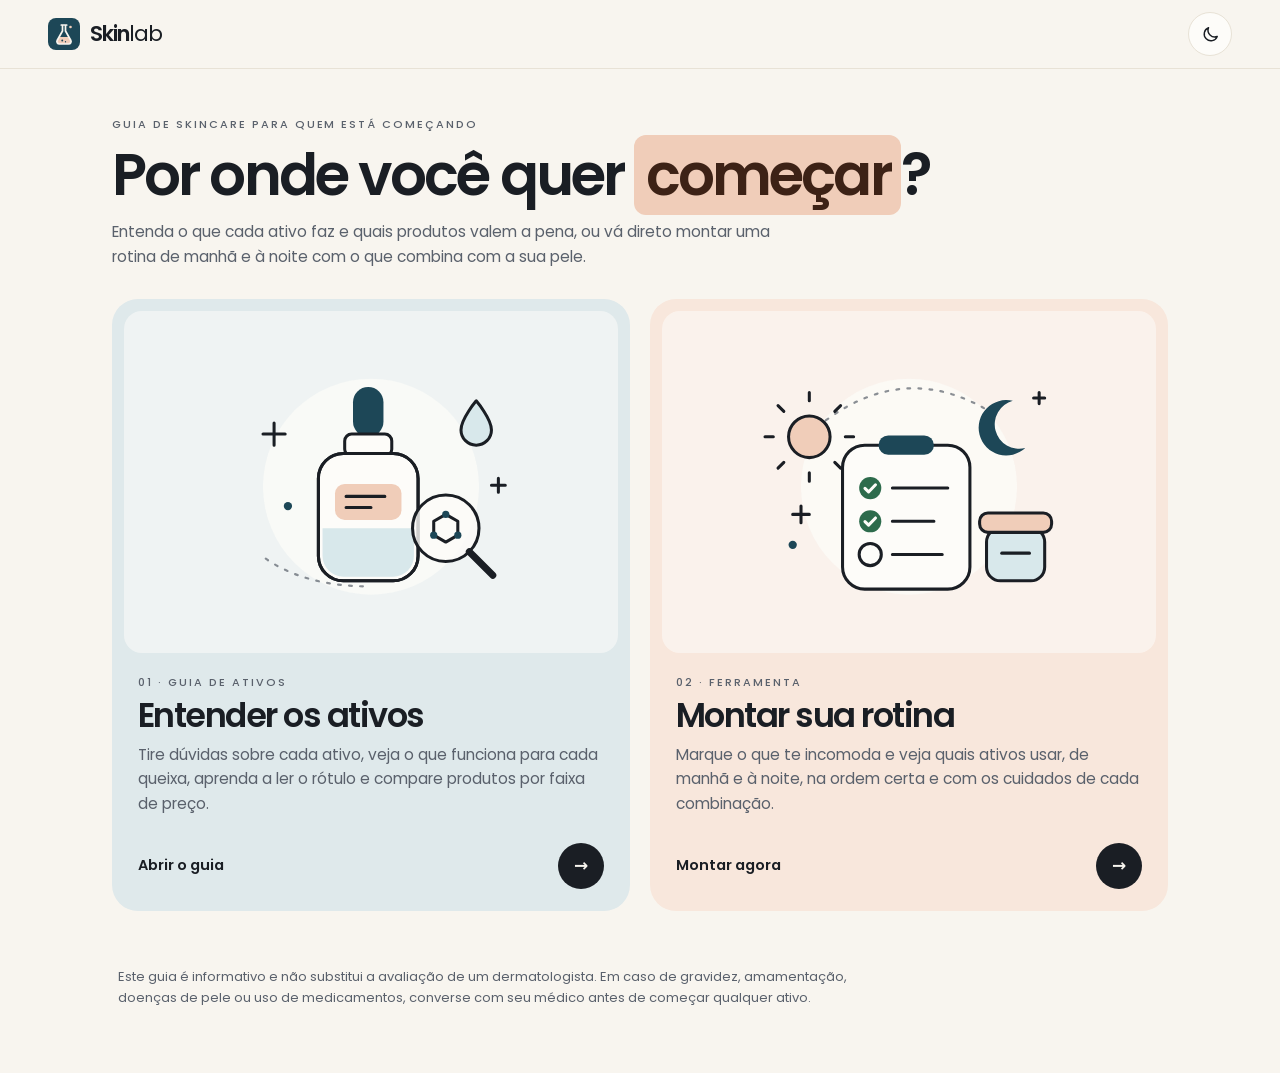
<file: index.html>
<!doctype html>
<html lang="pt-BR">
<head>
<meta charset="utf-8">
<meta name="viewport" content="width=device-width, initial-scale=1">
<meta name="color-scheme" content="light dark">
<meta name="description" content="Guia de skincare para quem está começando: entenda cada ativo ou monte sua rotina de manhã e à noite.">
<title>Skinlab · Skincare ativo por ativo</title>
<link rel="preconnect" href="https://fonts.googleapis.com">
<link rel="preconnect" href="https://fonts.gstatic.com" crossorigin>
<link rel="stylesheet" href="https://fonts.googleapis.com/css2?family=Poppins:wght@400;500;600;700&display=swap">
<link rel="icon" href="img/icon.svg" type="image/svg+xml">
<link rel="stylesheet" href="css/style.css?v=19">
<script>
  // Aplica o tema antes de desenhar a página, para não piscar: o salvo pelo botão ou, sem escolha, o claro.
  var t = null;
  try { t = localStorage.getItem('tema'); } catch (e) {}
  document.documentElement.dataset.theme = t || 'light';
</script>
</head>
<body class="home">
<header class="appbar">
  <div class="appbar-in">
    <a class="logo" href="index.html" aria-label="Skinlab, página inicial"><svg class="logo-i" viewBox="0 0 64 64" aria-hidden="true"><rect class="b" width="64" height="64" rx="16"/><path class="lq" d="M22.2 38h19.6l3.7 6.5a5 5 0 0 1-4.3 7.5H22.8a5 5 0 0 1-4.3-7.5z"/><path class="fl" d="M26.5 14h11M29 14v12L18.5 44.5a5 5 0 0 0 4.3 7.5h18.4a5 5 0 0 0 4.3-7.5L35 26V14"/><circle class="bb" cx="28.5" cy="45" r="1.9"/><circle class="bb" cx="35" cy="47.5" r="1.3"/><circle class="lq" cx="45" cy="18" r="2.6"/></svg><span class="logo-t">Skin<span>lab</span></span></a>
    <div class="bar-r">
      <button class="theme" id="theme" type="button" aria-label="Alternar entre modo claro e escuro">
        <svg class="i-moon" viewBox="0 0 24 24" fill="none" stroke="currentColor" stroke-width="1.8" stroke-linecap="round" stroke-linejoin="round" aria-hidden="true"><path d="M20.5 14.5A8.5 8.5 0 0 1 9.5 3.5a8.5 8.5 0 1 0 11 11z"/></svg>
        <svg class="i-sun" viewBox="0 0 24 24" fill="none" stroke="currentColor" stroke-width="1.8" stroke-linecap="round" aria-hidden="true"><circle cx="12" cy="12" r="4.2"/><path d="M12 2.5v2.2M12 19.3v2.2M2.5 12h2.2M19.3 12h2.2M5.3 5.3l1.6 1.6M17.1 17.1l1.6 1.6M5.3 18.7l1.6-1.6M17.1 6.9l1.6-1.6"/></svg>
      </button>
    </div>
  </div>
</header>
<div class="home-wrap">
  <header class="top">
    <p class="eyebrow">Guia de skincare para quem está começando</p>
    <h1>Por onde você quer <em>começar</em>?</h1>
    <p class="sub">Entenda o que cada ativo faz e quais produtos valem a pena, ou vá direto montar uma rotina de manhã e à noite com o que combina com a sua pele.</p>
  </header>

  <main class="doors">
    <a class="door d1" href="guia.html">
      <span class="door-art">
        <svg class="ill" viewBox="0 0 260 190" aria-hidden="true">
          <circle class="bl" cx="130" cy="98" r="78"/>
          <path class="ln dash" d="M54 150c20 14 46 20 74 20"/>
          <g class="bob">
            <rect class="ac" x="117" y="26" width="22" height="36" rx="11"/>
            <rect class="sf" x="111" y="60" width="34" height="16" rx="5"/>
            <rect class="sf" x="92" y="74" width="72" height="92" rx="18"/>
            <path class="so" d="M95 128h66v20a15 15 0 0 1-15 15h-36a15 15 0 0 1-15-15z"/>
            <rect class="pe" x="104" y="96" width="48" height="26" rx="7"/>
            <path class="ln" d="M112 105h28M112 113h18"/>
            <rect class="ln" x="92" y="74" width="72" height="92" rx="18"/>
          </g>
          <path class="so drop" d="M206 36c0 0-11 13-11 21a11 11 0 0 0 22 0c0-8-11-21-11-21z"/>
          <path class="ln drop" d="M206 36c0 0-11 13-11 21a11 11 0 0 0 22 0c0-8-11-21-11-21z"/>
          <g class="bob2">
            <circle class="sf glass" cx="184" cy="128" r="24"/>
            <path class="ln" d="M184 118l8.7 5v10l-8.7 5-8.7-5v-10z"/>
            <circle class="ac" cx="184" cy="118" r="2.6"/><circle class="ac" cx="175.3" cy="133" r="2.6"/><circle class="ac" cx="192.7" cy="133" r="2.6"/>
            <path class="ln thick" d="M201 145l17 17"/>
          </g>
          <path class="ln spark" d="M60 52v16M52 60h16"/>
          <path class="ln spark s2" d="M222 92v10M217 97h10"/>
          <circle class="ac" cx="70" cy="112" r="3"/>
        </svg>
      </span>
      <span class="door-body">
        <span class="eyebrow">01 · Guia de ativos</span>
        <h2>Entender os ativos</h2>
        <p>Tire dúvidas sobre cada ativo, veja o que funciona para cada queixa, aprenda a ler o rótulo e compare produtos por faixa de preço.</p>
        <span class="door-go">Abrir o guia <i aria-hidden="true">→</i></span>
      </span>
    </a>

    <a class="door d2" href="rotina.html">
      <span class="door-art">
        <svg class="ill" viewBox="0 0 260 190" aria-hidden="true">
          <circle class="bl" cx="130" cy="98" r="78"/>
          <path class="ln dash" d="M70 50Q130 6 192 46"/>
          <g class="bob2">
            <circle class="pe" cx="58" cy="62" r="15"/>
            <circle class="ln" cx="58" cy="62" r="15"/>
            <path class="ln" d="M58 36v-6M58 94v-6M32 62h-6M90 62h-6M39.6 43.6l-4.2-4.2M80.6 84.6l-4.2-4.2M39.6 80.4l-4.2 4.2M80.6 39.4l-4.2 4.2"/>
          </g>
          <g class="bob3">
            <path class="ac" d="M205 36a20 20 0 1 0 9 34 16 16 0 1 1-9-34z"/>
            <path class="ln spark s2" d="M224 30v8M220 34h8"/>
          </g>
          <g class="bob">
            <rect class="sf" x="82" y="68" width="92" height="104" rx="16"/>
            <rect class="ac" x="108" y="61" width="40" height="14" rx="7"/>
            <circle class="gd" cx="102" cy="99" r="8"/><path class="ck" d="M98.2 99.2l2.6 2.6 5-5.2"/>
            <circle class="gd" cx="102" cy="123" r="8"/><path class="ck" d="M98.2 123.2l2.6 2.6 5-5.2"/>
            <circle class="ln" cx="102" cy="147" r="8"/>
            <path class="ln" d="M118 99h40M118 123h30M118 147h36"/>
          </g>
          <g class="bob3">
            <rect class="so" x="186" y="128" width="42" height="38" rx="10"/>
            <rect class="ln" x="186" y="128" width="42" height="38" rx="10"/>
            <rect class="pe" x="181" y="117" width="52" height="14" rx="6"/>
            <rect class="ln" x="181" y="117" width="52" height="14" rx="6"/>
            <path class="ln" d="M197 146h20"/>
          </g>
          <circle class="ac" cx="46" cy="140" r="3"/>
          <path class="ln spark" d="M52 112v12M46 118h12"/>
        </svg>
      </span>
      <span class="door-body">
        <span class="eyebrow">02 · Ferramenta</span>
        <h2>Montar sua rotina</h2>
        <p>Marque o que te incomoda e veja quais ativos usar, de manhã e à noite, na ordem certa e com os cuidados de cada combinação.</p>
        <span class="door-go">Montar agora <i aria-hidden="true">→</i></span>
      </span>
    </a>
  </main>

  <footer>
    <p>Este guia é informativo e não substitui a avaliação de um dermatologista. Em caso de gravidez, amamentação, doenças de pele ou uso de medicamentos, converse com seu médico antes de começar qualquer ativo.</p>
  </footer>
</div>
<script src="js/tema.js?v=19"></script>
<script src="js/inicio.js?v=19"></script>
</body>
</html>
</file>
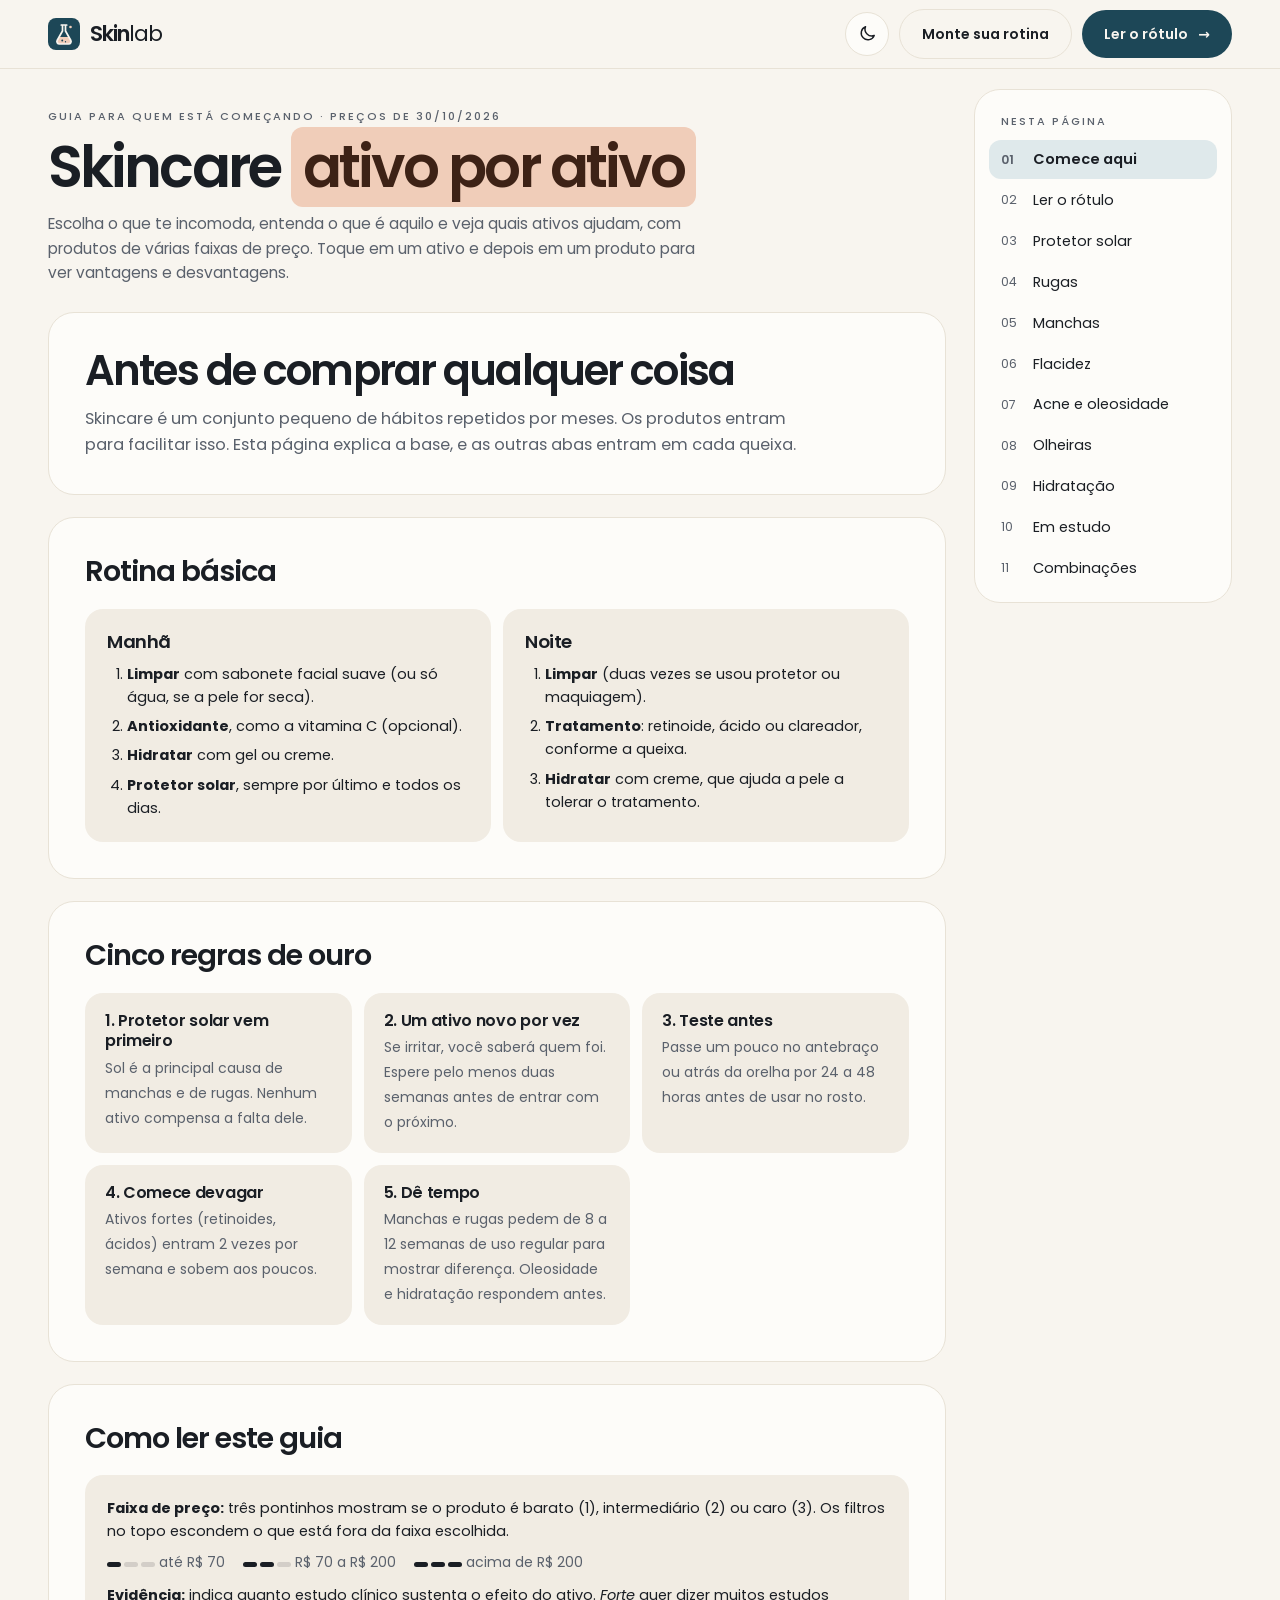
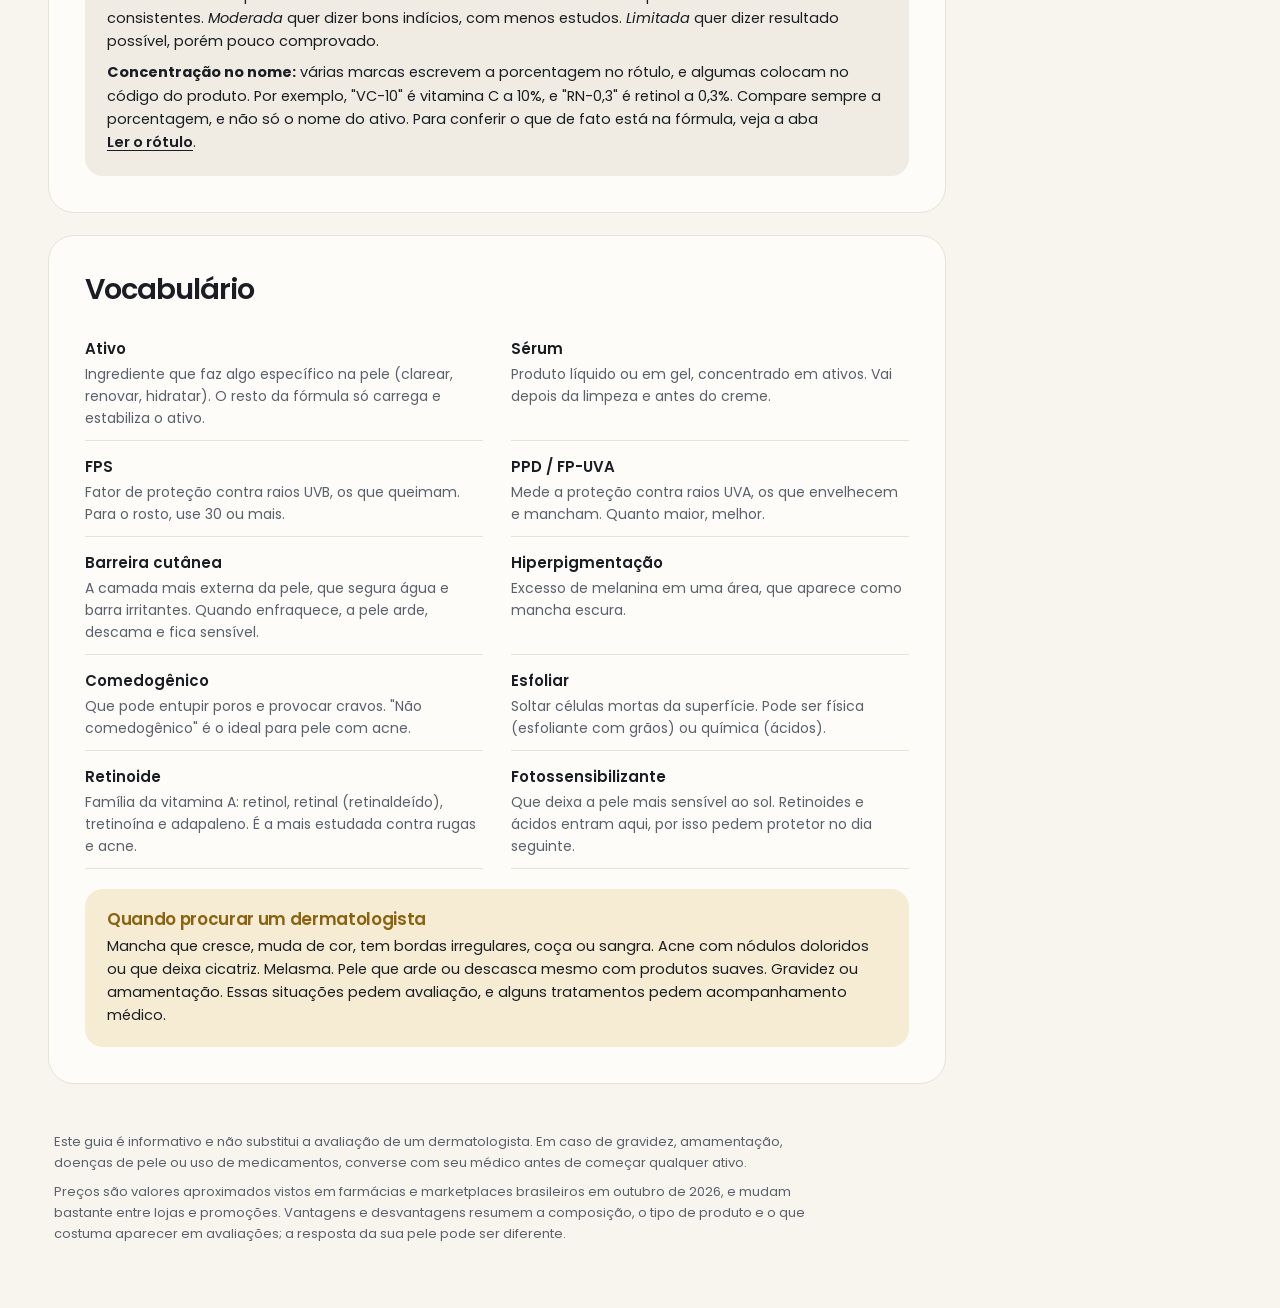
<file: guia.html>
<!doctype html>
<html lang="pt-BR">
<head>
<meta charset="utf-8">
<meta name="viewport" content="width=device-width, initial-scale=1">
<meta name="color-scheme" content="light dark">
<meta name="description" content="Guia de skincare ativo por ativo, com exemplos de produtos, preços e como ler o rótulo.">
<title>Guia de ativos · Skinlab</title>
<link rel="preconnect" href="https://fonts.googleapis.com">
<link rel="preconnect" href="https://fonts.gstatic.com" crossorigin>
<link rel="stylesheet" href="https://fonts.googleapis.com/css2?family=Poppins:wght@400;500;600;700&display=swap">
<link rel="icon" href="img/icon.svg" type="image/svg+xml">
<link rel="stylesheet" href="css/style.css?v=19">
<script>
  // Aplica o tema antes de desenhar a página, para não piscar: o salvo pelo botão ou, sem escolha, o claro.
  var t = null;
  try { t = localStorage.getItem('tema'); } catch (e) {}
  document.documentElement.dataset.theme = t || 'light';
</script>
</head>
<body>
<header class="appbar">
  <div class="appbar-in">
    <a class="logo" href="index.html" aria-label="Skinlab, página inicial"><svg class="logo-i" viewBox="0 0 64 64" aria-hidden="true"><rect class="b" width="64" height="64" rx="16"/><path class="lq" d="M22.2 38h19.6l3.7 6.5a5 5 0 0 1-4.3 7.5H22.8a5 5 0 0 1-4.3-7.5z"/><path class="fl" d="M26.5 14h11M29 14v12L18.5 44.5a5 5 0 0 0 4.3 7.5h18.4a5 5 0 0 0 4.3-7.5L35 26V14"/><circle class="bb" cx="28.5" cy="45" r="1.9"/><circle class="bb" cx="35" cy="47.5" r="1.3"/><circle class="lq" cx="45" cy="18" r="2.6"/></svg><span class="logo-t">Skin<span>lab</span></span></a>
    <div class="bar-r">
      <button class="theme" id="theme" type="button" aria-label="Alternar entre modo claro e escuro">
        <svg class="i-moon" viewBox="0 0 24 24" fill="none" stroke="currentColor" stroke-width="1.8" stroke-linecap="round" stroke-linejoin="round" aria-hidden="true"><path d="M20.5 14.5A8.5 8.5 0 0 1 9.5 3.5a8.5 8.5 0 1 0 11 11z"/></svg>
        <svg class="i-sun" viewBox="0 0 24 24" fill="none" stroke="currentColor" stroke-width="1.8" stroke-linecap="round" aria-hidden="true"><circle cx="12" cy="12" r="4.2"/><path d="M12 2.5v2.2M12 19.3v2.2M2.5 12h2.2M19.3 12h2.2M5.3 5.3l1.6 1.6M17.1 17.1l1.6 1.6M5.3 18.7l1.6-1.6M17.1 6.9l1.6-1.6"/></svg>
      </button>
      <a class="cta ghost" href="rotina.html"><span class="long">Monte sua rotina</span><span class="short">Rotina</span></a>
      <button class="cta" id="next"><span id="next-l">Próxima aba</span> <span aria-hidden="true">→</span></button>
    </div>
  </div>
</header>
<div class="wrap">
  <aside class="side">
    <p class="side-t">Nesta página</p>
    <nav class="tabs" id="tabs" role="tablist" aria-label="Assuntos do guia"></nav>
  </aside>
  <div class="main">
    <header class="top">
      <p class="eyebrow">Guia para quem está começando · preços de 30/10/2026</p>
      <h1>Skincare <em>ativo por ativo</em></h1>
      <p class="sub">Escolha o que te incomoda, entenda o que é aquilo e veja quais ativos ajudam, com produtos de várias faixas de preço. Toque em um ativo e depois em um produto para ver vantagens e desvantagens.</p>
    </header>
    <div class="filter" id="filter" role="group" aria-label="Filtrar produtos por preço"></div>
    <main id="panel" tabindex="-1"></main>
  </div>
  <footer>
    <p>Este guia é informativo e não substitui a avaliação de um dermatologista. Em caso de gravidez, amamentação, doenças de pele ou uso de medicamentos, converse com seu médico antes de começar qualquer ativo.</p>
    <p>Preços são valores aproximados vistos em farmácias e marketplaces brasileiros em outubro de 2026, e mudam bastante entre lojas e promoções. Vantagens e desvantagens resumem a composição, o tipo de produto e o que costuma aparecer em avaliações; a resposta da sua pele pode ser diferente.</p>
  </footer>
</div>

<script src="js/abas/inicio-protetor.js?v=19"></script>
<script src="js/abas/rugas-manchas.js?v=19"></script>
<script src="js/abas/flacidez-acne.js?v=19"></script>
<script src="js/abas/olheiras-hidratacao-combinacoes.js?v=19"></script>
<script src="js/abas/em-estudo.js?v=19"></script>
<script src="js/abas/ler-rotulo.js?v=19"></script>
<script src="js/tema.js?v=19"></script>
<script src="js/app.js?v=19"></script>
</body>
</html>
</file>
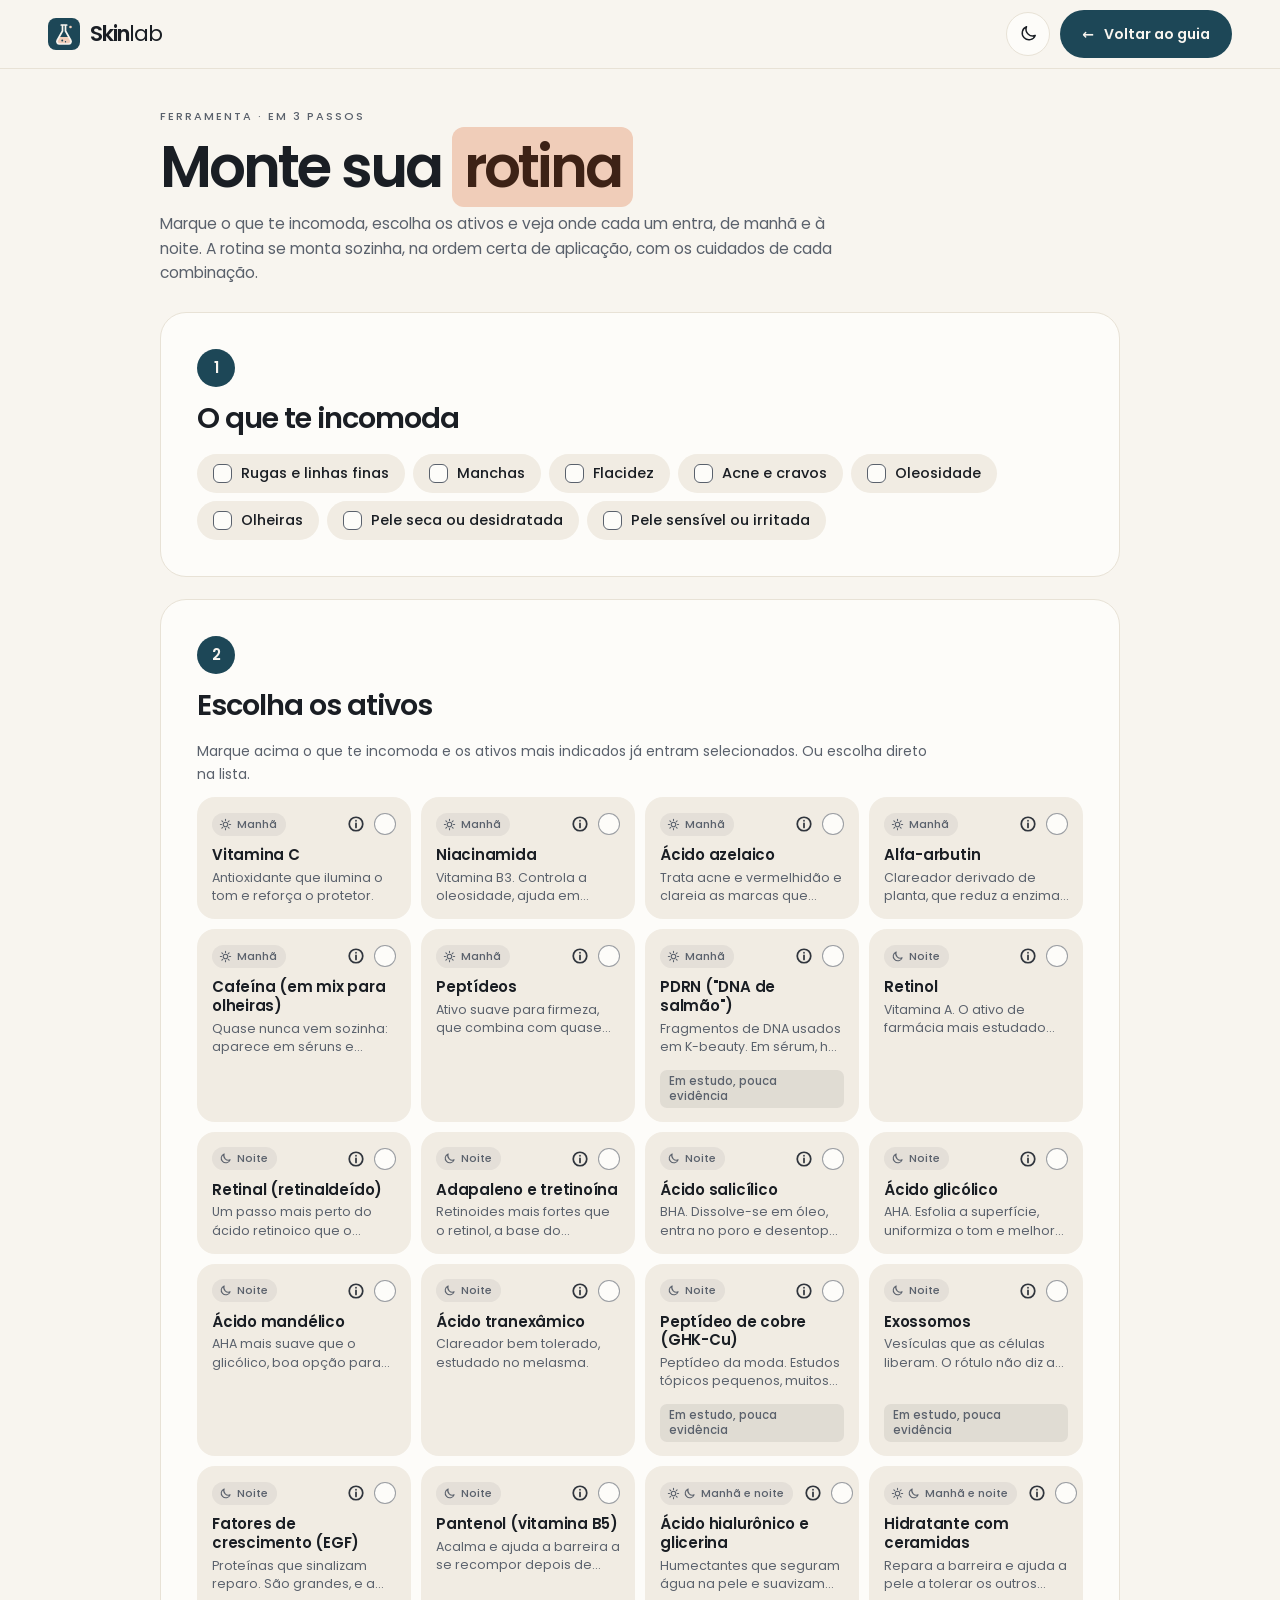
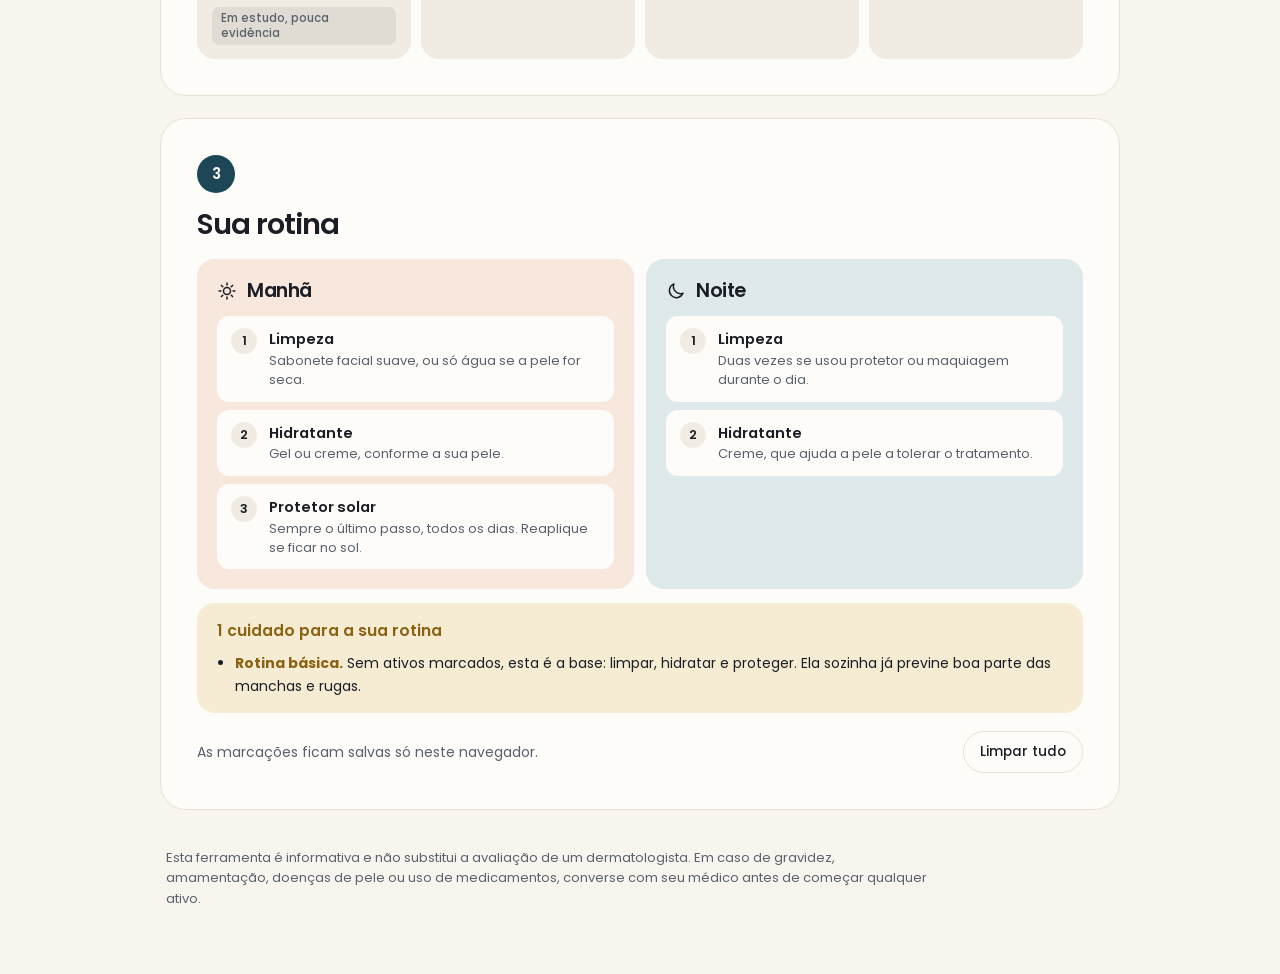
<file: rotina.html>
<!doctype html>
<html lang="pt-BR">
<head>
<meta charset="utf-8">
<meta name="viewport" content="width=device-width, initial-scale=1">
<meta name="color-scheme" content="light dark">
<meta name="description" content="Marque o que te incomoda e os ativos que quer usar, e veja sua rotina de skincare de manhã e à noite.">
<title>Monte sua rotina · Skinlab</title>
<link rel="preconnect" href="https://fonts.googleapis.com">
<link rel="preconnect" href="https://fonts.gstatic.com" crossorigin>
<link rel="stylesheet" href="https://fonts.googleapis.com/css2?family=Poppins:wght@400;500;600;700&display=swap">
<link rel="icon" href="img/icon.svg" type="image/svg+xml">
<link rel="stylesheet" href="css/style.css?v=19">
<script>
  // Aplica o tema antes de desenhar a página, para não piscar: o salvo pelo botão ou, sem escolha, o claro.
  var t = null;
  try { t = localStorage.getItem('tema'); } catch (e) {}
  document.documentElement.dataset.theme = t || 'light';
</script>
</head>
<body class="tool">
<header class="appbar">
  <div class="appbar-in">
    <a class="logo" href="index.html" aria-label="Skinlab, página inicial"><svg class="logo-i" viewBox="0 0 64 64" aria-hidden="true"><rect class="b" width="64" height="64" rx="16"/><path class="lq" d="M22.2 38h19.6l3.7 6.5a5 5 0 0 1-4.3 7.5H22.8a5 5 0 0 1-4.3-7.5z"/><path class="fl" d="M26.5 14h11M29 14v12L18.5 44.5a5 5 0 0 0 4.3 7.5h18.4a5 5 0 0 0 4.3-7.5L35 26V14"/><circle class="bb" cx="28.5" cy="45" r="1.9"/><circle class="bb" cx="35" cy="47.5" r="1.3"/><circle class="lq" cx="45" cy="18" r="2.6"/></svg><span class="logo-t">Skin<span>lab</span></span></a>
    <div class="bar-r">
      <button class="theme" id="theme" type="button" aria-label="Alternar entre modo claro e escuro">
        <svg class="i-moon" viewBox="0 0 24 24" fill="none" stroke="currentColor" stroke-width="1.8" stroke-linecap="round" stroke-linejoin="round" aria-hidden="true"><path d="M20.5 14.5A8.5 8.5 0 0 1 9.5 3.5a8.5 8.5 0 1 0 11 11z"/></svg>
        <svg class="i-sun" viewBox="0 0 24 24" fill="none" stroke="currentColor" stroke-width="1.8" stroke-linecap="round" aria-hidden="true"><circle cx="12" cy="12" r="4.2"/><path d="M12 2.5v2.2M12 19.3v2.2M2.5 12h2.2M19.3 12h2.2M5.3 5.3l1.6 1.6M17.1 17.1l1.6 1.6M5.3 18.7l1.6-1.6M17.1 6.9l1.6-1.6"/></svg>
      </button>
      <a class="cta" href="guia.html"><span aria-hidden="true">←</span> Voltar ao guia</a>
    </div>
  </div>
</header>
<div class="tool-wrap">
  <header class="top">
    <p class="eyebrow">Ferramenta · em 3 passos</p>
    <h1>Monte sua <em>rotina</em></h1>
    <p class="sub">Marque o que te incomoda, escolha os ativos e veja onde cada um entra, de manhã e à noite. A rotina se monta sozinha, na ordem certa de aplicação, com os cuidados de cada combinação.</p>
  </header>
  <main id="rotina"></main>
  <footer>
    <p>Esta ferramenta é informativa e não substitui a avaliação de um dermatologista. Em caso de gravidez, amamentação, doenças de pele ou uso de medicamentos, converse com seu médico antes de começar qualquer ativo.</p>
  </footer>
</div>
<script src="js/abas/inicio-protetor.js?v=19"></script>
<script src="js/abas/rugas-manchas.js?v=19"></script>
<script src="js/abas/flacidez-acne.js?v=19"></script>
<script src="js/abas/olheiras-hidratacao-combinacoes.js?v=19"></script>
<script src="js/abas/em-estudo.js?v=19"></script>
<script src="js/tema.js?v=19"></script>
<script src="js/rotina.js?v=19"></script>
</body>
</html>
</file>
<file: css/style.css>
/* Layout: barra fixa no topo + menu lateral numerado ("Nesta página"); cada aba vira uma pilha de cartões grandes.
   Visual: creme quente, cartões arredondados, Poppins, verde-escuro nos botões principais, pílulas com opção ativa em preto. */
/* Paleta: creme claro + azul-petróleo + pêssego (claro); grafite esverdeado + petróleo claro + pêssego (escuro). */
:root{
  --bg:#F8F5EF; --surface:#FDFCF9; --surface2:#F1ECE3; --cool:#DFE9EB; --ink:#1A1E24; --muted:#5A616C; --line:#E8E2D6;
  --accent:#1D4757; --accent-ink:#F8F5EF; --accent-soft:#D8E8EB;
  --hl:#F0CDB9; --hl-ink:#3D2216; --hl-soft:#F8E7DC;
  --blue:#4A4C96; --blue-soft:#E5E5F6;
  --good:#2D6B4C; --good-soft:#E0EEE4; --bad:#A3433A; --bad-soft:#F7E3DD; --warn:#8A6210; --warn-soft:#F6ECD4;
  --r-lg:26px; --r-md:18px; --r-sm:12px; --bar:68px;
  --f-display:'Poppins',system-ui,-apple-system,'Segoe UI',sans-serif;
  --f-body:'Poppins',system-ui,-apple-system,'Segoe UI',sans-serif;
}
@media (prefers-color-scheme: dark){
  :root:not([data-theme="light"]){
    --bg:#0F1418; --surface:#161C21; --surface2:#1E252B; --cool:#1F2E34; --ink:#ECEBE6; --muted:#A3AAB6; --line:#2A323E;
    --accent:#9DCFDB; --accent-ink:#0B1F26; --accent-soft:#17313A;
    --hl:#EFB89E; --hl-ink:#2B150C; --hl-soft:#2E221C;
    --blue:#C2C3F2; --blue-soft:#25263F;
    --good:#8CD3AE; --good-soft:#15291F; --bad:#F3A297; --bad-soft:#38201C; --warn:#E8C878; --warn-soft:#2D2614;
    color-scheme:dark;
  }
}
:root[data-theme="dark"]{
  --bg:#0F1418; --surface:#161C21; --surface2:#1E252B; --cool:#1F2E34; --ink:#ECEBE6; --muted:#A3AAB6; --line:#2A323E;
  --accent:#9DCFDB; --accent-ink:#0B1F26; --accent-soft:#17313A;
  --hl:#EFB89E; --hl-ink:#2B150C; --hl-soft:#2E221C;
  --blue:#C2C3F2; --blue-soft:#25263F;
  --good:#8CD3AE; --good-soft:#15291F; --bad:#F3A297; --bad-soft:#38201C; --warn:#E8C878; --warn-soft:#2D2614;
  color-scheme:dark;
}
*{box-sizing:border-box}
[hidden]{display:none!important}
body{margin:0;background:var(--bg);color:var(--ink);font:400 15.5px/1.6 var(--f-body);-webkit-font-smoothing:antialiased;padding-block:0 56px}
button{font:inherit;color:inherit}
:focus-visible{outline:2px solid var(--accent);outline-offset:2px}
.lbl,.plabel,.facts dt,.pb,.side-t,.eyebrow,.cmp h5,.pd h5{font:500 11px/1.3 var(--f-body);letter-spacing:.18em;text-transform:uppercase;color:var(--muted)}

/* Barra do topo */
.appbar{position:sticky;top:0;z-index:20;background:var(--bg);border-bottom:1px solid var(--line);padding-top:env(safe-area-inset-top,0px)}
.appbar-in{max-width:76rem;margin-inline:auto;height:var(--bar);display:flex;align-items:center;justify-content:space-between;gap:16px;
  padding-inline:max(16px,env(safe-area-inset-left,0px)) max(16px,env(safe-area-inset-right,0px))}
.logo{display:inline-flex;align-items:center;gap:10px;font:600 1.35rem/1 var(--f-display);letter-spacing:-.045em;color:var(--ink);text-decoration:none;white-space:nowrap}
.logo-t span{font-weight:400}
.logo-i{width:32px;height:32px;flex:0 0 auto}
.logo-i .b{fill:var(--accent)}
.logo-i .lq{fill:var(--hl)}
.logo-i .bb{fill:var(--accent)}
.logo-i .fl{fill:none;stroke:var(--accent-ink);stroke-width:3.4;stroke-linecap:round;stroke-linejoin:round}
.cta{display:inline-flex;align-items:center;gap:10px;background:var(--accent);color:var(--accent-ink);border:0;border-radius:999px;padding:13px 22px;font-weight:600;font-size:14px;cursor:pointer;white-space:nowrap}
.cta:hover{filter:brightness(1.18)}
.bar-r{display:flex;align-items:center;gap:10px;min-width:0}
.bar-r .cta{min-width:0}
#next-l{min-width:0;overflow:hidden;text-overflow:ellipsis}
.theme{flex:0 0 auto;width:44px;height:44px;border-radius:50%;border:1px solid var(--line);background:var(--surface);display:grid;place-items:center;cursor:pointer;color:var(--ink)}
.theme:hover{background:var(--surface2)}
.theme svg{width:19px;height:19px}
.theme .i-sun{display:none}
[data-theme="dark"] .theme .i-sun{display:block}
[data-theme="dark"] .theme .i-moon{display:none}

/* Grade principal + menu lateral */
.wrap{max-width:76rem;margin-inline:auto;display:grid;grid-template-columns:minmax(0,1fr) 258px;gap:0 28px;align-items:start;
  padding-inline:max(16px,env(safe-area-inset-left,0px)) max(16px,env(safe-area-inset-right,0px))}
.main{grid-column:1;grid-row:1;min-width:0}
footer{grid-column:1}
.side{grid-column:2;grid-row:1 / span 2;position:sticky;top:calc(var(--bar) + env(safe-area-inset-top,0px) + 20px);margin-top:20px;
  background:var(--surface);border:1px solid var(--line);border-radius:var(--r-lg);padding:24px 14px 14px}
.side-t{margin:0 12px 12px}
.tabs{display:flex;flex-direction:column;gap:2px;position:relative}
.tab{display:flex;gap:14px;align-items:center;width:100%;text-align:left;border:0;background:none;padding:10px 12px;border-radius:var(--r-sm);font-size:14.5px;line-height:1.3;cursor:pointer}
.tab i{font-style:normal;font-size:12.5px;color:var(--muted);min-width:18px;font-variant-numeric:tabular-nums}
.tab:hover{background:var(--surface2)}
.tab[aria-selected="true"]{background:var(--cool);font-weight:600}

/* Abertura */
.top{padding-block:40px 26px}
.eyebrow{margin:0}
h1{font:600 clamp(2.2rem,6vw,3.6rem)/1.05 var(--f-display);letter-spacing:-.05em;margin:14px 0;text-wrap:balance}
h1 em{font-style:normal;background:var(--hl);color:var(--hl-ink);padding:0 .2em;border-radius:12px;-webkit-box-decoration-break:clone;box-decoration-break:clone}
.sub{max-width:42rem;color:var(--muted);margin:0}

/* Filtro em pílula */
.filter{display:flex;gap:8px 14px;align-items:center;flex-wrap:wrap;margin:0 0 18px}
.seg{display:inline-flex;gap:4px;flex-wrap:wrap;background:var(--surface2);border-radius:999px;padding:5px}
.fchip{border:0;background:transparent;padding:9px 16px;border-radius:999px;font-weight:500;font-size:13.5px;line-height:1.2;color:var(--muted);cursor:pointer}
.fchip:hover{color:var(--ink)}
.fchip[aria-pressed="true"]{background:var(--ink);color:var(--bg)}

/* Cartões de seção */
#panel{outline:none}
.blk{background:var(--surface);border:1px solid var(--line);border-radius:var(--r-lg);padding:clamp(20px,4vw,36px);margin-bottom:22px}
h2{font:600 clamp(1.9rem,5vw,2.6rem)/1.08 var(--f-display);letter-spacing:-.045em;margin:0 0 12px;text-wrap:balance}
.lead{font-size:1.02rem;color:var(--muted);max-width:46rem;margin:0}
.sec{font:600 clamp(1.35rem,3.2vw,1.8rem)/1.2 var(--f-display);letter-spacing:-.035em;margin:0 0 20px;text-wrap:balance}

.types{display:grid;grid-template-columns:repeat(auto-fit,minmax(min(100%,220px),1fr));gap:12px;counter-reset:t}
.type{background:var(--cool);border-radius:var(--r-md);padding:20px 22px}
.type::before{counter-increment:t;content:counter(t,decimal-leading-zero);display:block;font:600 1.6rem/1 var(--f-display);letter-spacing:-.04em;color:color-mix(in srgb,var(--ink) 22%,transparent);margin-bottom:14px}
.type h4{font:600 1.05rem/1.25 var(--f-display);letter-spacing:-.02em;margin:0 0 6px}
.type p{margin:0;font-size:14px;color:var(--muted)}

/* Ativos (sanfona) */
.act{background:var(--surface2);border:1.5px solid transparent;border-radius:var(--r-md);margin-bottom:10px}
.act:has(>[aria-expanded="true"]){background:var(--surface);border-color:var(--ink)}
.act-head{width:100%;display:flex;gap:14px;align-items:center;justify-content:space-between;text-align:left;background:none;border:0;padding:18px 20px;cursor:pointer;border-radius:var(--r-md)}
.act-head .l{min-width:0}
.nm{font:600 1.15rem/1.25 var(--f-display);letter-spacing:-.025em;display:block}
.tags{display:flex;flex-wrap:wrap;gap:6px;margin-top:8px}
.tag{font-size:12px;font-weight:500;line-height:1;padding:6px 10px;border-radius:999px;background:color-mix(in srgb,var(--ink) 7%,transparent);color:var(--muted)}
.tag.ev{background:var(--blue-soft);color:var(--blue)}
.tag.ev.lim{background:var(--warn-soft);color:var(--warn)}
.chev{flex:0 0 auto;width:30px;height:30px;border-radius:50%;background:var(--surface);border:1px solid var(--line);display:grid;place-items:center;font:500 16px/1 var(--f-body)}
.chev::before{content:"+"}
[aria-expanded="true"]>.chev{background:var(--ink);border-color:var(--ink);color:var(--bg)}
[aria-expanded="true"]>.chev::before{content:"–"}
.act-body{margin:0 20px;padding:4px 0 22px;border-top:1px solid var(--line)}
.facts{display:grid;grid-template-columns:repeat(auto-fit,minmax(min(100%,240px),1fr));gap:16px 24px;margin:18px 0 20px}
.facts div{min-width:0}
.facts dt{margin-bottom:5px}
.facts dd{margin:0;font-size:14.5px}
.facts .care dd{color:var(--warn)}
.plabel{margin:4px 0 10px}

/* Produtos */
.prods{display:flex;flex-direction:column;gap:8px}
.prod{border-radius:var(--r-sm);background:var(--surface2)}
.prod-head{width:100%;display:grid;grid-template-columns:minmax(0,1fr) auto;gap:4px 14px;text-align:left;background:none;border:0;padding:14px 16px;cursor:pointer;border-radius:var(--r-sm);align-items:center}
.pb{font-size:10.5px}
.pn{font-weight:600;font-size:15px;line-height:1.3;letter-spacing:-.01em}
.pc{font-size:13px;line-height:1.4;color:var(--muted)}
.price{text-align:right;font-weight:600;font-size:15px;line-height:1.3;white-space:nowrap;font-variant-numeric:tabular-nums}
.dots{display:inline-flex;gap:3px;margin-top:6px}
.dots i{width:14px;height:5px;border-radius:3px;background:color-mix(in srgb,var(--ink) 14%,transparent)}
.dots i.on{background:var(--ink)}
.pd{display:grid;grid-template-columns:1fr 1fr;gap:10px;padding:0 12px 12px}
.pd h5{margin:0 0 8px}
.pros h5{color:var(--good)}.cons h5{color:var(--bad)}
.pd ul{list-style:none;margin:0;padding:0;display:flex;flex-direction:column;gap:6px;font-size:14px}
.pd li{padding-left:18px;position:relative}
.pros li::before{content:"+";position:absolute;left:2px;color:var(--good);font-weight:600}
.cons li::before{content:"–";position:absolute;left:2px;color:var(--bad);font-weight:600}
.pros,.cons{min-width:0;border-radius:var(--r-sm);padding:14px 16px}
.pros{background:var(--good-soft)}.cons{background:var(--bad-soft)}
.empty{font-size:14px;color:var(--muted);padding:8px 2px}
.nomatch{margin:0}

/* Notas, cartões internos e listas */
.note{background:var(--warn-soft);border-radius:var(--r-md);padding:20px 22px;margin-top:20px}
.note b{display:block;font:600 1.05rem/1.3 var(--f-display);letter-spacing:-.02em;margin-bottom:4px;color:var(--warn)}
.note p{margin:0;font-size:14.5px}
.steps{display:grid;grid-template-columns:repeat(auto-fit,minmax(min(100%,290px),1fr));gap:12px}
.card{background:var(--surface2);border-radius:var(--r-md);padding:22px}
.card h3{font:600 1.15rem/1.2 var(--f-display);letter-spacing:-.025em;margin:0 0 10px}
.card ol,.card ul{margin:0;padding-left:20px;display:flex;flex-direction:column;gap:6px;font-size:14.5px}
.card p{margin:0 0 8px;font-size:14.5px}
.rules{display:grid;grid-template-columns:repeat(auto-fit,minmax(min(100%,260px),1fr));gap:12px}
.rule{background:var(--surface2);border-radius:var(--r-md);padding:18px 20px}
.rule b{display:block;font:600 1rem/1.3 var(--f-display);letter-spacing:-.02em;margin-bottom:4px}
.rule span{font-size:14px;color:var(--muted)}
.gloss{display:grid;grid-template-columns:repeat(auto-fit,minmax(min(100%,300px),1fr));gap:4px 28px;margin:0}
.gloss div{padding:10px 0;border-bottom:1px solid var(--line)}
.gloss dt{font-weight:600;font-size:15px}
.gloss dd{margin:2px 0 0;font-size:14px;color:var(--muted)}
.legend{display:flex;flex-wrap:wrap;gap:8px 18px;font-size:14px;color:var(--muted)}
.linkbtn{background:none;border:0;padding:0;color:var(--ink);font-weight:600;text-decoration:underline;text-underline-offset:3px;cursor:pointer}

.pair{display:grid;grid-template-columns:minmax(0,1.1fr) auto minmax(0,2fr);gap:6px 16px;align-items:center;background:var(--surface2);border-radius:var(--r-md);padding:16px 20px;margin-bottom:8px}
.pair b{font-weight:600;letter-spacing:-.01em}
.pair p{margin:0;font-size:14px;color:var(--muted)}
.st{font-size:12px;font-weight:600;line-height:1;padding:7px 12px;border-radius:999px;white-space:nowrap}
.st.ok{background:var(--good-soft);color:var(--good)}
.st.alt{background:var(--warn-soft);color:var(--warn)}
.st.no{background:var(--bad-soft);color:var(--bad)}

.cmp{display:grid;grid-template-columns:1fr 1fr;gap:10px;margin:2px 0 20px}
.cmp>div{border-radius:var(--r-md);padding:18px 20px;min-width:0}
.cmp h5{margin:0 0 8px}
.cmp p{margin:0;font-size:14px}
.cmp .inj{background:var(--blue-soft)}.cmp .inj h5{color:var(--blue)}
.cmp .tpc{background:var(--warn-soft)}.cmp .tpc h5{color:var(--warn)}
.srcs{margin:0;padding-left:18px;display:flex;flex-direction:column;gap:8px;font-size:14px}
.srcs a{color:var(--ink);text-underline-offset:3px}

.inci{list-style:none;margin:0;padding:0;columns:250px;column-gap:16px}
.inci li{break-inside:avoid;display:flex;gap:10px;align-items:baseline;padding:6px 10px;border-bottom:1px solid var(--line);font-size:13.5px;border-radius:8px}
.inci li i{font-size:11px;font-style:normal;color:var(--muted);min-width:20px;font-variant-numeric:tabular-nums}
.inci li em{margin-left:auto;padding-left:8px;font-size:10px;font-style:normal;font-weight:600;text-transform:uppercase;letter-spacing:.08em;text-align:right}
.inci li.hi{background:var(--good-soft)}.inci li.hi em{color:var(--good)}
.inci li.lo{background:var(--warn-soft)}.inci li.lo em{color:var(--warn)}
.inci li.mk{background:var(--blue-soft)}.inci li.mk em{color:var(--blue)}
.inci li.ne{font-weight:600}.inci li.ne em{color:var(--muted)}
.inci-cap{font-size:13px;color:var(--muted);margin:10px 0 0}
.case{display:grid;grid-template-columns:minmax(0,200px) 1fr;gap:20px;align-items:center;margin-bottom:16px}
.case img{display:block;width:100%;height:auto;border-radius:var(--r-md);border:1px solid var(--line);background:#fff}
.case p{margin:0 0 8px;font-size:14.5px}.case p:last-child{margin:0}
.det{margin-top:10px}
.det summary{cursor:pointer;font-weight:500;font-size:14.5px;padding:12px 20px;background:var(--surface2);border-radius:999px;width:fit-content;max-width:100%;margin-bottom:10px}
.det[open] summary{margin-bottom:14px}
/* Página "Monte sua rotina": coluna única, sem menu de abas, com os passos numerados */
.cta{text-decoration:none}
.cta.ghost{background:transparent;color:var(--ink);border:1px solid var(--line)}
.cta.ghost:hover{filter:none;background:var(--surface2)}
.cta.ghost .short{display:none}
.tool-wrap{max-width:62rem;margin-inline:auto;padding-inline:max(16px,env(safe-area-inset-left,0px)) max(16px,env(safe-area-inset-right,0px))}
.step{position:relative;padding-left:clamp(20px,4vw,36px)}
.step-n{width:38px;height:38px;border-radius:50%;background:var(--accent);color:var(--accent-ink);display:grid;place-items:center;font-weight:600;font-size:15px;margin-bottom:14px}
.step .sec{margin-bottom:18px}

/* Monte sua rotina */
.chks{display:flex;flex-wrap:wrap;gap:8px}
.chk{display:inline-flex;align-items:center;gap:9px;padding:10px 16px;border-radius:999px;background:var(--surface2);cursor:pointer;font-size:14.5px;font-weight:500;line-height:1.3;user-select:none}
.chk input,.pick input{appearance:none;-webkit-appearance:none;margin:0;flex:0 0 auto;width:19px;height:19px;border-radius:6px;border:1.5px solid var(--muted);background:var(--surface);display:grid;place-items:center;cursor:pointer}
.chk input:checked,.pick input:checked{background:var(--accent);border-color:var(--accent)}
.chk input:checked::after,.pick input:checked::after{content:"";width:5px;height:9px;border:solid var(--accent-ink);border-width:0 2px 2px 0;transform:translateY(-1px) rotate(45deg)}
.chk:has(input:checked){background:var(--accent-soft);color:var(--accent)}
.rt-bar{display:flex;flex-wrap:wrap;gap:10px 14px;align-items:center;margin:0 0 16px}
.rt-bar p{margin:0;font-size:14px;color:var(--muted);flex:1 1 260px}
.pbtn{border:1px solid var(--line);background:var(--surface);border-radius:999px;padding:9px 16px;font-weight:500;font-size:13.5px;cursor:pointer}
.pbtn:hover:not(:disabled){background:var(--surface2)}
.pbtn:disabled{opacity:.45;cursor:default}
.picks{display:grid;grid-template-columns:repeat(auto-fill,minmax(min(100%,200px),1fr));gap:10px}
.pick{position:relative;display:flex;flex-direction:column;gap:4px;min-width:0;padding:14px 14px 13px;background:var(--surface2);border:1.5px solid transparent;border-radius:var(--r-md);cursor:pointer;transition:border-color .15s,background .15s,transform .15s}
.pick:hover{transform:translateY(-1px);border-color:var(--line)}
.pick input{position:absolute;opacity:0;width:1px;height:1px;pointer-events:none}
.pick:has(input:focus-visible){outline:2px solid var(--accent);outline-offset:2px}
.pick:has(input:checked){background:var(--surface);border-color:var(--ink)}
.pick-top{display:flex;align-items:center;justify-content:space-between;gap:8px;margin-bottom:6px}
.pick .slot{display:inline-flex;white-space:nowrap;align-items:center;gap:5px;font-size:11px;font-weight:500;line-height:1;padding:5px 9px 5px 7px;border-radius:999px;background:color-mix(in srgb,var(--ink) 6%,transparent);color:var(--muted)}
.pick .slot svg{width:13px;height:13px;flex:0 0 auto}
.pick .slot.mn svg+svg{margin-left:-2px}
.tick{flex:0 0 auto;width:22px;height:22px;border-radius:50%;border:1.5px solid color-mix(in srgb,var(--muted) 60%,transparent);background:var(--surface);display:grid;place-items:center}
.pick input:checked~.pick-top .tick{background:var(--ink);border-color:var(--ink)}
.pick-r{display:flex;align-items:center;gap:6px}
.pick .more{display:grid;place-items:center;width:24px;height:24px;border-radius:50%;color:color-mix(in srgb,var(--ink) 65%,var(--muted));transition:color .15s,background .15s}
.pick .more svg{width:18px;height:18px;stroke-width:2.3}
.pick .more:hover{color:var(--ink);background:color-mix(in srgb,var(--ink) 8%,transparent)}
.pick input:checked~.pick-top .tick::after{content:"";width:5px;height:9px;border:solid var(--bg);border-width:0 2px 2px 0;transform:translateY(-1px) rotate(45deg)}
.pick b{font-weight:600;font-size:15px;line-height:1.25;letter-spacing:-.015em}
.pick small{font-size:12.5px;line-height:1.45;color:var(--muted);display:-webkit-box;-webkit-line-clamp:2;-webkit-box-orient:vertical;overflow:hidden}
.pick:has(input:checked) small{display:block;-webkit-line-clamp:unset;overflow:visible}
.rt-hint{margin:0 0 12px;font-size:14px;color:var(--muted);max-width:46rem}
.lv-legend{display:flex;flex-wrap:wrap;gap:6px 18px;font-size:13px;font-weight:500;color:var(--muted);margin:0 0 16px}
.lv-legend span{display:inline-flex;align-items:center;gap:7px}
.lv-legend i{width:11px;height:11px;border-radius:50%}
.lv-legend .l3 i{background:var(--good)}.lv-legend .l2 i{background:var(--blue)}.lv-legend .l1 i{background:var(--muted)}
.whys{display:flex;flex-wrap:wrap;gap:6px;margin-top:9px}
.whys:empty{display:none}
.pick .whys{margin-top:auto;padding-top:10px;gap:5px}
.pick .why{font-size:11.5px;font-weight:500;line-height:1.3;padding:4px 9px;border-radius:7px}
.why.l3{background:var(--good-soft);color:var(--good)}
.why.l2{background:var(--blue-soft);color:var(--blue)}
.why.l1{background:color-mix(in srgb,var(--ink) 8%,transparent);color:var(--muted)}
/* Fio no topo e seleção na cor do nível de indicação */
.pick.l3{box-shadow:inset 0 3px 0 var(--good)}
.pick.l2{box-shadow:inset 0 3px 0 var(--blue)}
.pick.l1{box-shadow:inset 0 3px 0 color-mix(in srgb,var(--muted) 55%,transparent)}
.pick.l3:has(input:checked){border-color:var(--good)}
.pick.l2:has(input:checked){border-color:var(--blue)}
.pick.l3 input:checked~.pick-top .tick{background:var(--good);border-color:var(--good)}
.pick.l2 input:checked~.pick-top .tick{background:var(--blue);border-color:var(--blue)}
.routine{display:grid;grid-template-columns:repeat(auto-fit,minmax(min(100%,280px),1fr));gap:12px}
.rcol{background:var(--cool);border-radius:var(--r-md);padding:20px}
.rcol.am{background:var(--hl-soft)}
.rcol h3{display:flex;align-items:center;gap:10px;font:600 1.2rem/1.2 var(--f-display);letter-spacing:-.025em;margin:0 0 14px}
.rsteps{list-style:none;margin:0;padding:0;display:flex;flex-direction:column;gap:8px;counter-reset:s}
.rsteps>li{counter-increment:s;display:grid;grid-template-columns:26px minmax(0,1fr) auto;gap:0 12px;align-items:start;background:var(--surface);border-radius:var(--r-sm);padding:12px 14px}
.rsteps>li::before{content:counter(s);width:26px;height:26px;border-radius:50%;background:var(--surface2);display:grid;place-items:center;font-size:12.5px;font-weight:600}
.rsteps>li.act::before{background:var(--accent);color:var(--accent-ink)}
.rsteps>li>div{min-width:0}
.rsteps>li>div>b{display:block;font-weight:600;font-size:14.5px;line-height:1.35;margin-top:2px}
.rsteps>li>div>span{display:block;margin-top:2px;font-size:13px;color:var(--muted);line-height:1.45}
.rsteps .more-t{margin-top:3px;font-size:12px;font-weight:600;color:color-mix(in srgb,var(--ink) 65%,var(--muted));text-decoration:none;white-space:nowrap}
.rsteps .more-t:hover{color:var(--ink);text-decoration:underline;text-underline-offset:3px}
.rsteps .whyslot{display:block;margin-top:7px;padding-top:7px;border-top:1px dashed var(--line);font-size:12.5px;line-height:1.45;color:var(--accent)}
.warns{margin-top:14px;background:var(--warn-soft);border-radius:var(--r-md);padding:16px 20px}
.warns-t{margin:0 0 8px;font-weight:600;color:var(--warn)}
.warns ul{margin:0;padding-left:18px;display:flex;flex-direction:column;gap:8px;font-size:14px}
.warns li b{color:var(--warn)}

footer{margin-top:10px;padding:16px 6px 0;font-size:13px;color:var(--muted)}
footer p{margin:0 0 8px;max-width:48rem}

@media (max-width:900px){
  .wrap{grid-template-columns:minmax(0,1fr)}
  .main,.side{grid-row:auto;grid-column:1}
  .side{position:sticky;top:calc(var(--bar) + env(safe-area-inset-top,0px));z-index:15;margin:0;margin-inline:calc(-1 * max(16px,env(safe-area-inset-left,0px)));
    border-radius:0;border-width:0 0 1px;padding:8px max(16px,env(safe-area-inset-left,0px));background:var(--bg)}
  .side-t{display:none}
  .tabs{flex-direction:row;overflow-x:auto;scrollbar-width:none}
  .tabs::-webkit-scrollbar{display:none}
  .tab{width:auto;flex:0 0 auto;white-space:nowrap;padding:9px 14px;border-radius:999px}
  .tab i{display:none}
  .top{padding-block:28px 20px}
}
@media (max-width:560px){
  .cta{padding:10px 16px;font-size:13px}
  .seg{border-radius:22px}
  .case{grid-template-columns:1fr}
  .case img{max-width:220px}
  .pd,.cmp,.pair{grid-template-columns:1fr}
  .st{justify-self:start}
  .act-head{padding:16px}
  .act-body{margin:0 16px}
}
@media (max-width:640px){
  .cta.ghost{padding-inline:14px}
  .cta.ghost .long{display:none}
  .cta.ghost .short{display:inline}
}
@media (max-width:420px){
  #next-l{display:none}
}
@media (prefers-reduced-motion:no-preference){
  .act-body,.pd{animation:fade .18s ease-out}
  @keyframes fade{from{opacity:0;transform:translateY(-3px)}to{opacity:1;transform:none}}
}

/* Página inicial: dois cards grandes ("portas") com desenho em traço, e a transição que cobre a tela ao clicar (js/inicio.js) */
.home-wrap{max-width:68rem;margin-inline:auto;padding-inline:max(16px,env(safe-area-inset-left,0px)) max(16px,env(safe-area-inset-right,0px))}
.home .top{padding-block:48px 30px}
.doors{display:grid;grid-template-columns:repeat(2,minmax(0,1fr));gap:20px}
.door{--door:var(--cool);position:relative;display:flex;flex-direction:column;min-width:0;padding:12px;background:var(--door);color:var(--ink);text-decoration:none;
  border-radius:var(--r-lg);transition:transform .45s cubic-bezier(.2,.8,.2,1),box-shadow .45s,opacity .4s}
.door.d2{--door:var(--hl-soft)}
.door:hover{transform:translateY(-5px);box-shadow:0 22px 44px -26px rgba(20,30,45,.45)}
.door:focus-visible{outline-offset:4px}
.door-art{display:grid;place-items:center;aspect-ratio:26/18;border-radius:calc(var(--r-lg) - 8px);background:color-mix(in srgb,var(--surface) 55%,transparent);overflow:hidden}
.door-art svg{width:min(88%,360px);height:auto;transition:transform .6s cubic-bezier(.2,.8,.2,1)}
.door:hover .door-art svg{transform:scale(1.04)}
.door-body{display:flex;flex-direction:column;gap:8px;flex:1;padding:22px 14px 10px}
.door h2{font:600 clamp(1.6rem,3.2vw,2.1rem)/1.1 var(--f-display);letter-spacing:-.045em;margin:0}
.door p{margin:0;color:var(--muted);max-width:30rem}
.door-go{display:flex;align-items:center;justify-content:space-between;gap:12px;margin-top:auto;padding-top:18px;font-weight:600;font-size:14.5px}
.door-go i{flex:0 0 auto;display:grid;place-items:center;width:46px;height:46px;border-radius:50%;background:var(--ink);color:var(--bg);font-style:normal;font-size:17px;transition:transform .45s cubic-bezier(.2,.8,.2,1)}
.door:hover .door-go i{transform:translateX(5px)}
.home footer{margin-top:40px}

/* Desenhos: tudo pelas cores da paleta, para acompanhar o tema */
.ill .bl{fill:color-mix(in srgb,var(--surface) 75%,transparent)}
.ill .ln{fill:none;stroke:var(--ink);stroke-width:2.2;stroke-linecap:round;stroke-linejoin:round}
.ill .ln.thick{stroke-width:5}
.ill .ln.dash{stroke:var(--muted);stroke-width:1.6;stroke-dasharray:2 6;opacity:.7}
.ill .sf{fill:var(--surface);stroke:var(--ink);stroke-width:2.2;stroke-linejoin:round}
.ill .glass{fill:color-mix(in srgb,var(--surface) 80%,transparent)}
.ill .ac{fill:var(--accent)}
.ill .pe{fill:var(--hl)}
.ill .so{fill:var(--accent-soft)}
.ill .gd{fill:var(--good)}
.ill .ck{fill:none;stroke:var(--surface);stroke-width:2.2;stroke-linecap:round;stroke-linejoin:round}
.ill g,.ill .drop,.ill .spark{transform-box:fill-box;transform-origin:center}
.ill .bob{animation:bob 5s ease-in-out infinite}
.ill .bob2{animation:bob 5s ease-in-out -1.6s infinite}
.ill .bob3{animation:bob 6s ease-in-out -3s infinite}
.ill .drop{animation:drip 3.6s ease-in-out infinite}
.ill .spark{animation:twinkle 3s ease-in-out infinite}
.ill .spark.s2{animation-delay:-1.5s}
@keyframes bob{50%{transform:translateY(-5px)}}
@keyframes drip{0%,100%{transform:translateY(0)}50%{transform:translateY(6px)}}
@keyframes twinkle{0%,100%{transform:scale(1);opacity:1}50%{transform:scale(.6) rotate(45deg);opacity:.5}}

/* Entrada da página inicial, em cascata */
.home .top>*,.door{animation:rise .8s cubic-bezier(.2,.8,.2,1) backwards}
.home .top>:nth-child(2){animation-delay:.06s}
.home .top>:nth-child(3){animation-delay:.12s}
.door.d1{animation-delay:.18s}
.door.d2{animation-delay:.28s}
@keyframes rise{from{opacity:0;transform:translateY(18px)}}

/* Transição ao clicar: o resto da página some, o card vira um véu que cobre a tela */
body.leaving .top,body.leaving footer,body.leaving .door:not(.going){opacity:0;transform:scale(.97);transition:opacity .35s,transform .5s}
.door.going{visibility:hidden}
.veil{position:fixed;z-index:100;pointer-events:none}
.veil-art{position:fixed;z-index:101;pointer-events:none;transform-origin:center;margin:0}

/* Guia e rotina entram com fade, continuando a transição */
.wrap,.tool-wrap{animation:pageIn .6s cubic-bezier(.2,.8,.2,1) backwards}
@keyframes pageIn{from{opacity:0;transform:translateY(14px)}}

@media (max-width:760px){
  .doors{grid-template-columns:minmax(0,1fr)}
  .home .top{padding-block:32px 22px}
}
@media (prefers-reduced-motion:reduce){
  .ill *{animation:none!important}
}

/* Ler o rótulo: retinoides, do mais fraco ao mais forte */
.chain{display:flex;flex-wrap:wrap;align-items:center;gap:8px;margin:16px 0 6px}
.chain span{padding:7px 13px;border-radius:999px;background:var(--surface2);font-size:13.5px;font-weight:500}
.chain span.end{background:var(--accent);color:var(--accent-ink)}
.chain i{font-style:normal;color:var(--muted)}
.chain-n{margin:0 0 16px;font-size:13.5px;color:var(--muted)}
.rets{display:grid;grid-template-columns:repeat(auto-fill,minmax(min(100%,270px),1fr));gap:10px}
.ret{background:var(--surface2);border-radius:var(--r-md);padding:16px 16px 14px}
.ret-h{display:flex;justify-content:space-between;align-items:flex-start;gap:12px;margin-bottom:8px}
.ret-h b{display:block;font-weight:600;font-size:15px;line-height:1.3;letter-spacing:-.015em}
.ret-h code{display:block;margin-top:3px;font:500 12px/1.35 ui-monospace,'Cascadia Mono',Consolas,monospace;color:var(--accent)}
.pow{display:flex;gap:3px;flex:0 0 auto;margin-top:5px}
.pow i{width:7px;height:14px;border-radius:3px;background:color-mix(in srgb,var(--muted) 25%,transparent)}
.pow i.on{background:var(--hl-ink)}
:root[data-theme="dark"] .pow i.on{background:var(--hl)}
.ret p{margin:0;font-size:13.5px;line-height:1.5;color:var(--muted)}
.ret .ret-u{margin-top:8px;padding-top:8px;border-top:1px dashed var(--line);color:var(--ink)}
.ret .ret-u b{font-weight:600}

/* Rotina: plano da semana, no topo de "Sua rotina", quando há ativos que não dividem a noite */
.week{margin-bottom:22px;background:var(--surface);border:1.5px solid var(--accent);border-radius:var(--r-md);padding:20px}
.week h3{font:600 1.35rem/1.2 var(--f-display);letter-spacing:-.03em;margin:0 0 6px}
.week-sub{margin:0 0 16px;font-size:13.5px;color:var(--muted);max-width:46rem}
.wk{display:grid;grid-template-columns:118px minmax(0,1fr);gap:10px 14px;align-items:stretch}
.wk-l{display:flex;align-items:center;gap:9px;font-weight:600;font-size:14.5px;line-height:1.2}
.wk-l svg{width:18px;height:18px;flex:0 0 auto;color:var(--muted)}
.wk-l.am svg{color:var(--hl-ink)}
:root[data-theme="dark"] .wk-l.am svg{color:var(--hl)}
.wk-l small{display:block;margin-top:2px;font-size:11.5px;font-weight:400;color:var(--muted)}
.wk-span{display:flex;flex-wrap:wrap;align-items:center;gap:6px;padding:10px 12px;border-radius:var(--r-sm);background:var(--cool)}
.wk-span.am{background:var(--hl-soft)}
.wk-chip{padding:6px 12px;border-radius:999px;background:var(--surface);font-size:13px;font-weight:600;line-height:1.25}
.wk-chip small{font-weight:400;color:var(--muted)}
.wk-span em{font-style:normal;font-size:12.5px;color:var(--muted);margin-left:4px}
.wk-days{display:grid;grid-template-columns:repeat(7,minmax(0,1fr));gap:8px}
.wk-d{display:flex;flex-direction:column;gap:2px;min-width:0;min-height:92px;padding:10px 11px 12px;border-radius:var(--r-sm)}
.wk-d b{font-size:11.5px;font-weight:600;letter-spacing:.08em;text-transform:uppercase;margin-bottom:auto;padding-bottom:10px}
.wk-d small{font-size:10.5px;font-weight:600;letter-spacing:.06em;text-transform:uppercase;opacity:.75}
.wk-d span{font-size:13.5px;font-weight:600;line-height:1.25;hyphens:auto;-webkit-hyphens:auto;overflow-wrap:anywhere}
.wk-d.ret{background:var(--blue-soft);color:var(--blue)}
.wk-d.acid{background:var(--hl-soft);color:var(--hl-ink)}
:root[data-theme="dark"] .wk-d.acid{color:var(--hl)}
.wk-d.am{background:var(--hl-soft);color:var(--ink);min-height:70px}
.wk-d.am b{color:var(--hl-ink)}
:root[data-theme="dark"] .wk-d.am b{color:var(--hl)}
.wk-d.rest{border:1.5px dashed var(--line);color:var(--muted)}
.wk-tip{margin:12px 0 0;font-size:12px;color:var(--muted)}
.wk-d.rest span{font-weight:500}
.rt-subt{margin:0 0 12px;font:500 11px/1.3 var(--f-body);letter-spacing:.18em;text-transform:uppercase;color:var(--muted)}
@media (max-width:760px){
  .wk{grid-template-columns:minmax(0,1fr);gap:8px}
  .wk-l{margin-top:6px}
  .wk-days{grid-template-columns:repeat(4,minmax(0,1fr))}
}

/* Rotina: "Onde começar", com o produto mais econômico e o de melhor custo-benefício de cada ativo */
.buy{margin-top:8px}
.buy summary{display:inline-flex;align-items:center;gap:6px;cursor:pointer;list-style:none;font-size:12px;font-weight:600;color:color-mix(in srgb,var(--ink) 65%,var(--muted));user-select:none}
.buy summary::-webkit-details-marker{display:none}
.buy summary svg{width:15px;height:15px}
.buy summary::after{content:"";width:6px;height:6px;border:solid currentColor;border-width:0 1.6px 1.6px 0;transform:translateY(-2px) rotate(45deg);transition:transform .2s}
.buy[open] summary::after{transform:translateY(1px) rotate(-135deg)}
.buy summary:hover{color:var(--ink)}
.buy ul{list-style:none;margin:8px 0 0;padding:0;display:flex;flex-direction:column;gap:6px}
.buy li{display:grid;grid-template-columns:minmax(0,1fr) auto;gap:2px 10px;padding:8px 10px;border-radius:9px;background:var(--surface2);font-size:12.5px;line-height:1.35}
.buy em{grid-column:1 / -1;font-style:normal;font-size:10.5px;font-weight:600;letter-spacing:.08em;text-transform:uppercase;color:var(--accent)}
.buy li span{min-width:0}
.buy li b{font-weight:600}
.buy li i{font-style:normal;font-weight:600;white-space:nowrap;align-self:end}
</file>
